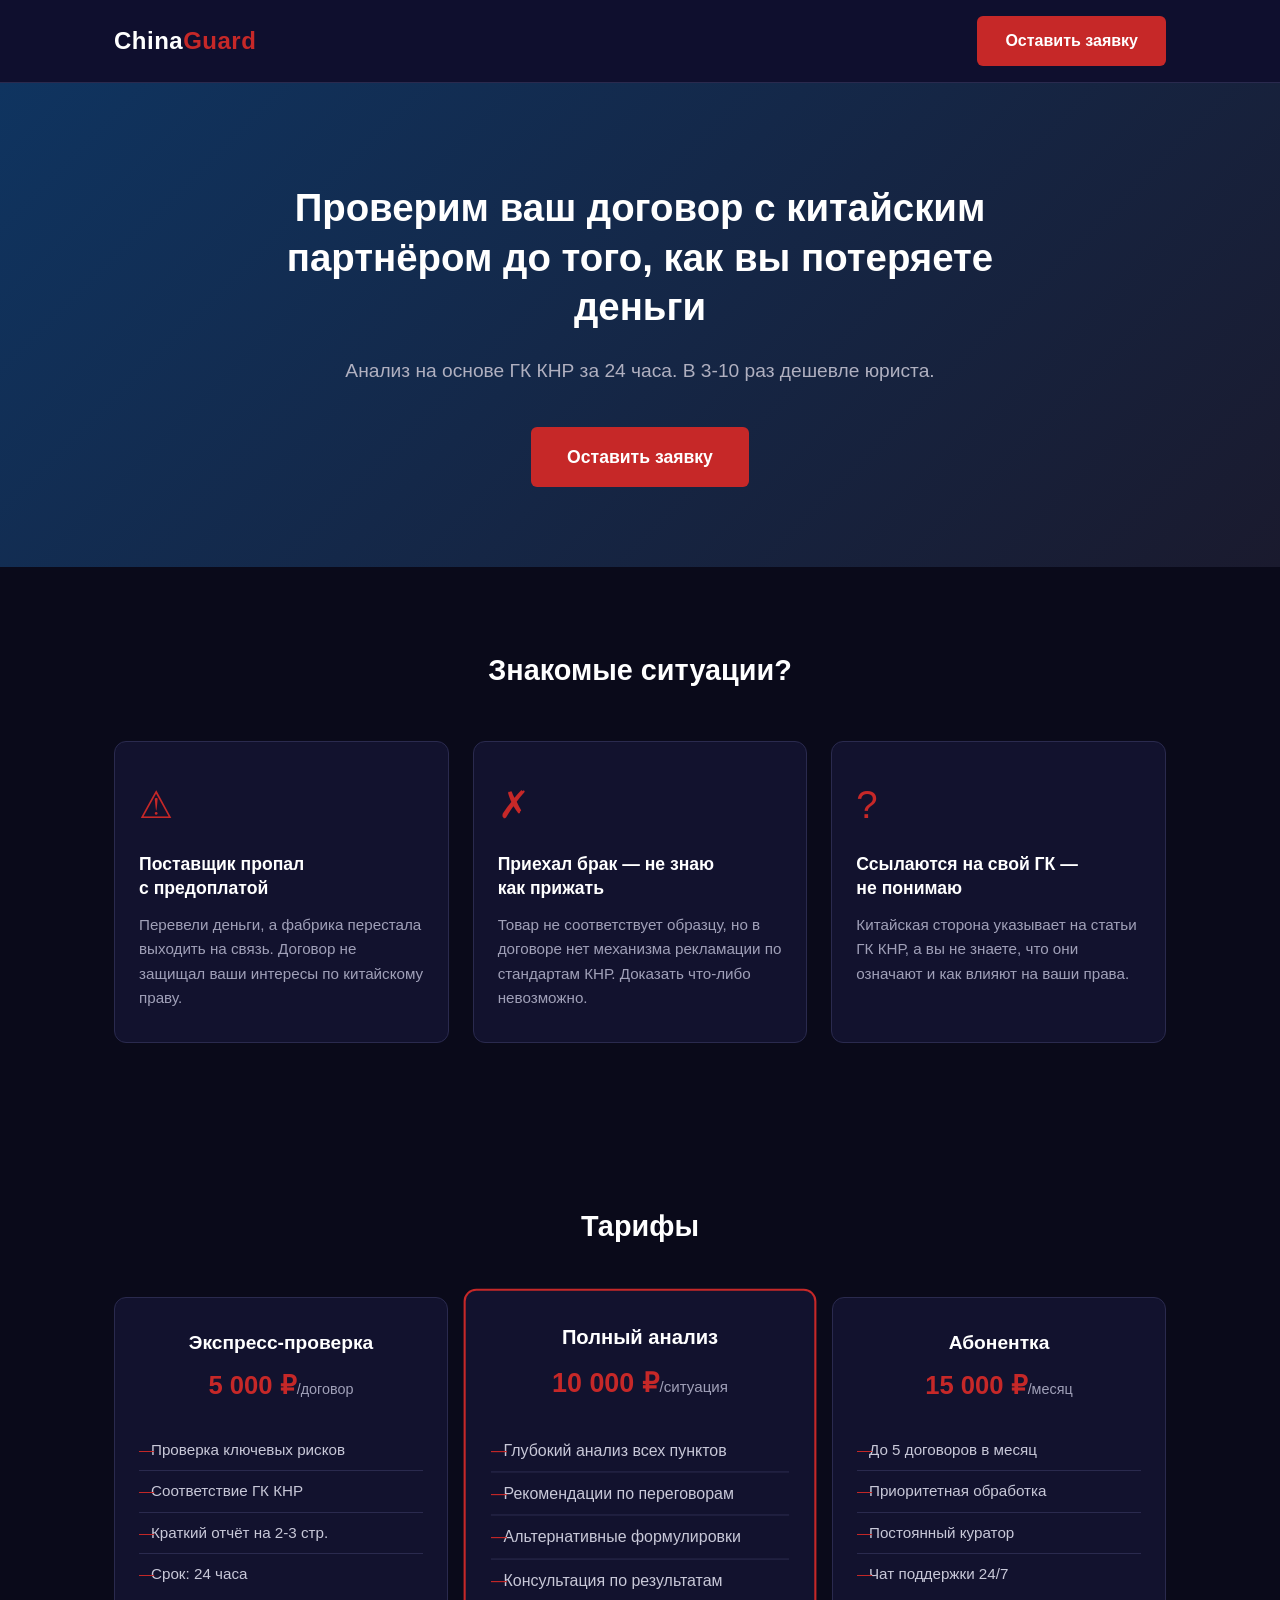
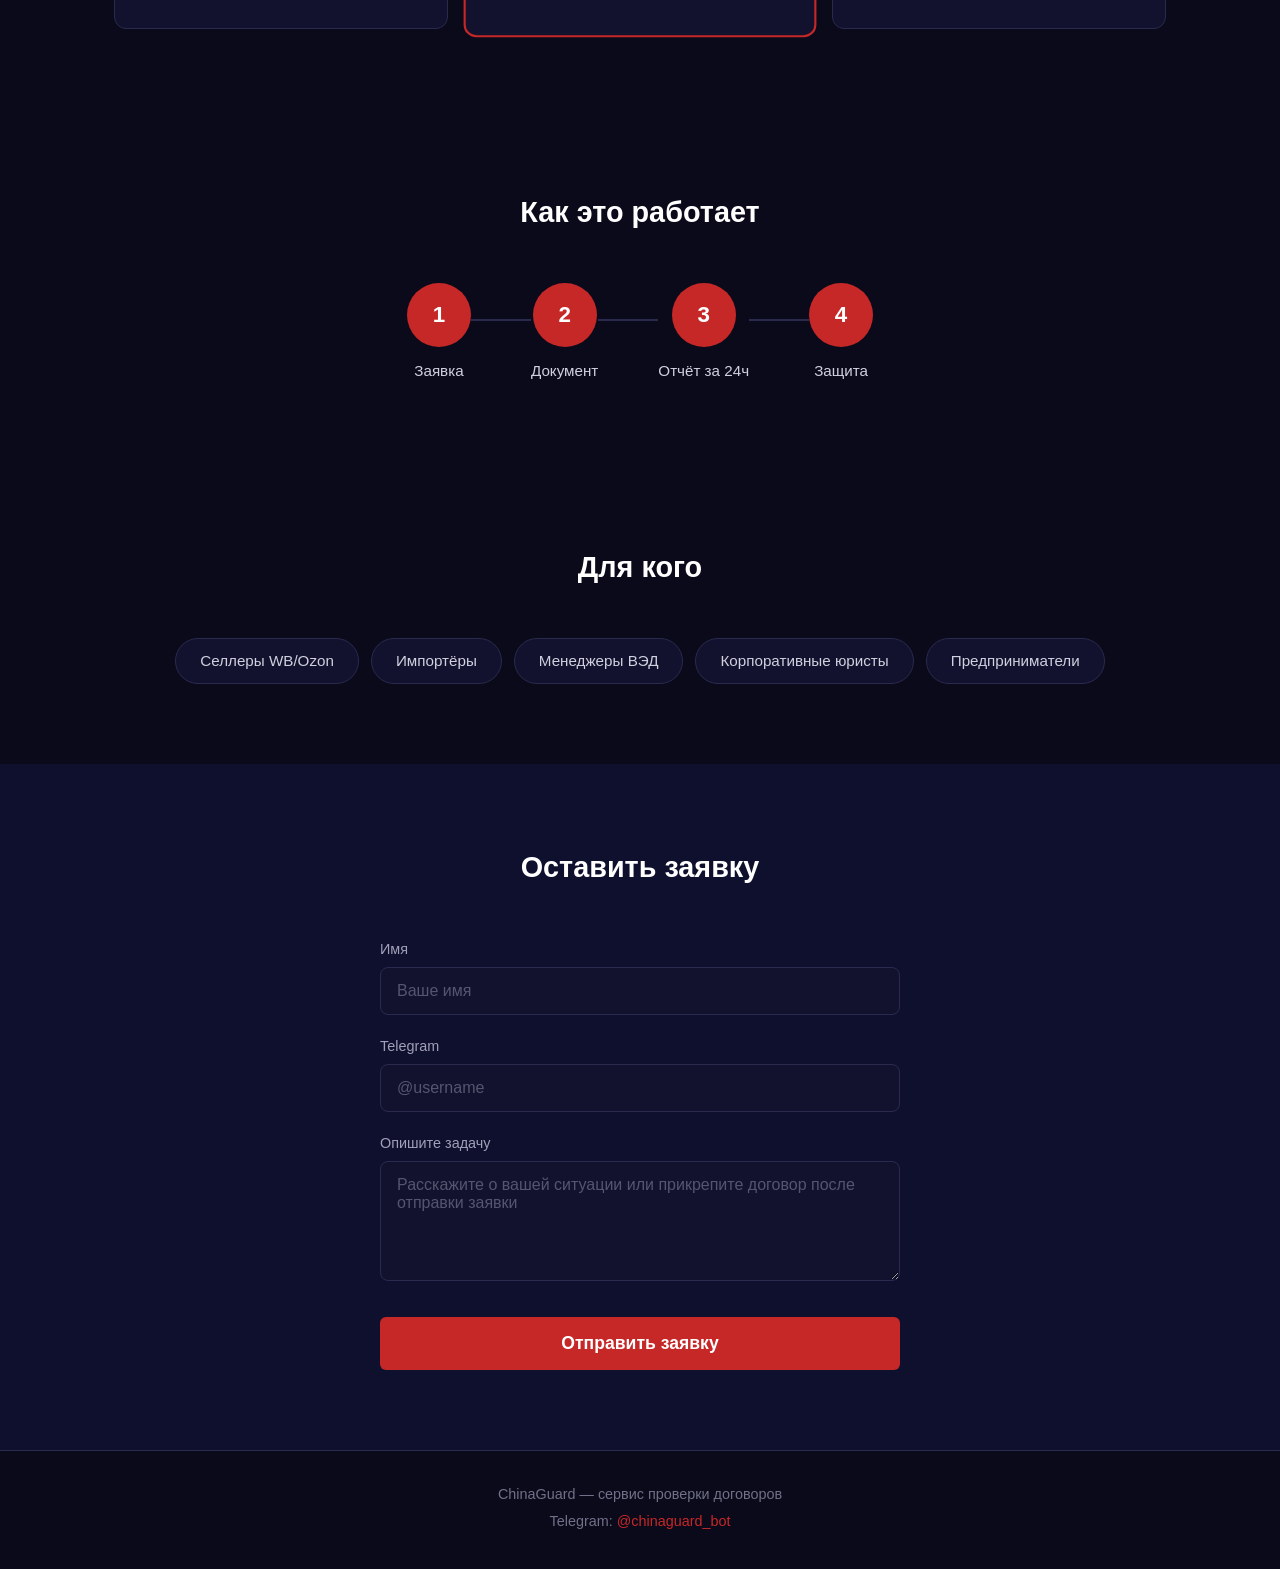
<file: landing/index.html>
<!DOCTYPE html>
<html lang="ru">
<head>
    <meta charset="UTF-8">
    <meta name="viewport" content="width=device-width, initial-scale=1.0">
    <title>ChinaGuard — проверка договоров с китайскими партнёрами</title>
    <link rel="stylesheet" href="style.css">
</head>
<body>

<!-- Header -->
<header class="header">
    <div class="container header-inner">
        <div class="logo">China<span class="logo-accent">Guard</span></div>
        <a href="#contact" class="btn btn-primary">Оставить заявку</a>
    </div>
</header>

<!-- Hero -->
<section class="hero">
    <div class="container hero-content">
        <h1>Проверим ваш договор с&nbsp;китайским партнёром до&nbsp;того, как&nbsp;вы&nbsp;потеряете деньги</h1>
        <p class="hero-subtitle">Анализ на основе ГК КНР за 24 часа. В 3-10 раз дешевле юриста.</p>
        <a href="#contact" class="btn btn-primary btn-lg">Оставить заявку</a>
    </div>
</section>

<!-- Pain Points -->
<section class="section pain-points">
    <div class="container">
        <h2 class="section-title">Знакомые ситуации?</h2>
        <div class="cards-row">
            <div class="card">
                <div class="card-icon">&#9888;</div>
                <h3>Поставщик пропал с&nbsp;предоплатой</h3>
                <p>Перевели деньги, а фабрика перестала выходить на связь. Договор не защищал ваши интересы по китайскому праву.</p>
            </div>
            <div class="card">
                <div class="card-icon">&#10007;</div>
                <h3>Приехал брак — не&nbsp;знаю как&nbsp;прижать</h3>
                <p>Товар не соответствует образцу, но в договоре нет механизма рекламации по стандартам КНР. Доказать что-либо невозможно.</p>
            </div>
            <div class="card">
                <div class="card-icon">?</div>
                <h3>Ссылаются на свой ГК — не&nbsp;понимаю</h3>
                <p>Китайская сторона указывает на статьи ГК КНР, а вы не знаете, что они означают и как влияют на ваши права.</p>
            </div>
        </div>
    </div>
</section>

<!-- Services / Tariffs -->
<section class="section services">
    <div class="container">
        <h2 class="section-title">Тарифы</h2>
        <div class="cards-row">
            <div class="card tariff-card">
                <h3>Экспресс-проверка</h3>
                <div class="price">5 000 &#8381;<span class="price-unit">/договор</span></div>
                <ul>
                    <li>Проверка ключевых рисков</li>
                    <li>Соответствие ГК КНР</li>
                    <li>Краткий отчёт на 2-3 стр.</li>
                    <li>Срок: 24 часа</li>
                </ul>
            </div>
            <div class="card tariff-card tariff-featured">
                <h3>Полный анализ</h3>
                <div class="price">10 000 &#8381;<span class="price-unit">/ситуация</span></div>
                <ul>
                    <li>Глубокий анализ всех пунктов</li>
                    <li>Рекомендации по переговорам</li>
                    <li>Альтернативные формулировки</li>
                    <li>Консультация по результатам</li>
                </ul>
            </div>
            <div class="card tariff-card">
                <h3>Абонентка</h3>
                <div class="price">15 000 &#8381;<span class="price-unit">/месяц</span></div>
                <ul>
                    <li>До 5 договоров в месяц</li>
                    <li>Приоритетная обработка</li>
                    <li>Постоянный куратор</li>
                    <li>Чат поддержки 24/7</li>
                </ul>
            </div>
        </div>
    </div>
</section>

<!-- How it works -->
<section class="section how-it-works">
    <div class="container">
        <h2 class="section-title">Как это работает</h2>
        <div class="steps">
            <div class="step">
                <div class="step-circle">1</div>
                <div class="step-label">Заявка</div>
            </div>
            <div class="step-connector"></div>
            <div class="step">
                <div class="step-circle">2</div>
                <div class="step-label">Документ</div>
            </div>
            <div class="step-connector"></div>
            <div class="step">
                <div class="step-circle">3</div>
                <div class="step-label">Отчёт за 24ч</div>
            </div>
            <div class="step-connector"></div>
            <div class="step">
                <div class="step-circle">4</div>
                <div class="step-label">Защита</div>
            </div>
        </div>
    </div>
</section>

<!-- For whom -->
<section class="section for-whom">
    <div class="container">
        <h2 class="section-title">Для кого</h2>
        <div class="tags">
            <span class="tag">Селлеры WB/Ozon</span>
            <span class="tag">Импортёры</span>
            <span class="tag">Менеджеры ВЭД</span>
            <span class="tag">Корпоративные юристы</span>
            <span class="tag">Предприниматели</span>
        </div>
    </div>
</section>

<!-- Contact Form -->
<section class="section contact" id="contact">
    <div class="container">
        <h2 class="section-title">Оставить заявку</h2>
        <form class="contact-form" action="https://formsubmit.co/YOUR_EMAIL" method="POST">
            <input type="hidden" name="_captcha" value="false">
            <input type="hidden" name="_subject" value="Новая заявка ChinaGuard">
            <div class="form-group">
                <label for="name">Имя</label>
                <input type="text" id="name" name="name" placeholder="Ваше имя" required>
            </div>
            <div class="form-group">
                <label for="telegram">Telegram</label>
                <input type="text" id="telegram" name="telegram" placeholder="@username" required>
            </div>
            <div class="form-group">
                <label for="message">Опишите задачу</label>
                <textarea id="message" name="message" rows="5" placeholder="Расскажите о вашей ситуации или прикрепите договор после отправки заявки" required></textarea>
            </div>
            <button type="submit" class="btn btn-primary btn-lg">Отправить заявку</button>
        </form>
    </div>
</section>

<!-- Footer -->
<footer class="footer">
    <div class="container footer-inner">
        <p>ChinaGuard — сервис проверки договоров</p>
        <p>Telegram: <a href="https://t.me/chinaguard_bot" class="footer-link">@chinaguard_bot</a></p>
    </div>
</footer>

</body>
</html>
</file>
<file: landing/style.css>
/* === Reset & Base === */
*, *::before, *::after {
    margin: 0;
    padding: 0;
    box-sizing: border-box;
}

html {
    scroll-behavior: smooth;
}

body {
    font-family: "Segoe UI", Arial, sans-serif;
    background: #0a0a1a;
    color: #e0e0e0;
    line-height: 1.6;
    -webkit-font-smoothing: antialiased;
}

a {
    color: inherit;
    text-decoration: none;
}

ul {
    list-style: none;
}

.container {
    max-width: 1100px;
    margin: 0 auto;
    padding: 0 24px;
}

/* === Buttons === */
.btn {
    display: inline-block;
    padding: 12px 28px;
    border: none;
    border-radius: 6px;
    font-size: 1rem;
    font-weight: 600;
    cursor: pointer;
    transition: background 0.2s, transform 0.2s;
}

.btn-primary {
    background: #c62828;
    color: #fff;
}

.btn-primary:hover {
    background: #a01e1e;
    transform: translateY(-1px);
}

.btn-lg {
    padding: 16px 36px;
    font-size: 1.1rem;
}

/* === Header === */
.header {
    background: #0f0f2e;
    padding: 16px 0;
    position: sticky;
    top: 0;
    z-index: 100;
    border-bottom: 1px solid #2a2a4e;
}

.header-inner {
    display: flex;
    align-items: center;
    justify-content: space-between;
}

.logo {
    font-size: 1.5rem;
    font-weight: 700;
    letter-spacing: 0.5px;
    color: #fff;
}

.logo-accent {
    color: #c62828;
}

/* === Hero === */
.hero {
    background: linear-gradient(135deg, #0f3460 0%, #1a1a2e 100%);
    padding: 100px 0 80px;
    text-align: center;
}

.hero h1 {
    font-size: 2.4rem;
    font-weight: 700;
    color: #fff;
    max-width: 800px;
    margin: 0 auto 24px;
    line-height: 1.3;
}

.hero-subtitle {
    font-size: 1.2rem;
    color: #b0b0c0;
    margin-bottom: 40px;
    max-width: 600px;
    margin-left: auto;
    margin-right: auto;
}

/* === Sections === */
.section {
    padding: 80px 0;
}

.section-title {
    text-align: center;
    font-size: 1.8rem;
    font-weight: 700;
    color: #fff;
    margin-bottom: 48px;
}

/* === Cards === */
.cards-row {
    display: flex;
    gap: 24px;
    justify-content: center;
}

.card {
    background: #12122e;
    border: 1px solid #2a2a4e;
    border-radius: 12px;
    padding: 32px 24px;
    flex: 1;
    max-width: 340px;
}

.card-icon {
    font-size: 2.4rem;
    margin-bottom: 16px;
    color: #c62828;
}

.card h3 {
    font-size: 1.1rem;
    font-weight: 600;
    color: #fff;
    margin-bottom: 12px;
    line-height: 1.4;
}

.card p {
    font-size: 0.95rem;
    color: #a0a0b8;
    line-height: 1.6;
}

/* === Tariff Cards === */
.tariff-card {
    text-align: center;
    transition: transform 0.2s;
}

.tariff-card h3 {
    font-size: 1.2rem;
    margin-bottom: 8px;
}

.price {
    font-size: 1.6rem;
    font-weight: 700;
    color: #c62828;
    margin-bottom: 24px;
}

.price-unit {
    font-size: 0.9rem;
    font-weight: 400;
    color: #a0a0b8;
}

.tariff-card ul {
    text-align: left;
}

.tariff-card li {
    padding: 8px 0;
    font-size: 0.95rem;
    color: #c8c8d8;
    border-bottom: 1px solid #2a2a4e;
    padding-left: 12px;
    position: relative;
}

.tariff-card li::before {
    content: "—";
    position: absolute;
    left: 0;
    color: #c62828;
}

.tariff-card li:last-child {
    border-bottom: none;
}

.tariff-featured {
    border-color: #c62828;
    transform: scale(1.05);
    border-width: 2px;
}

.tariff-featured:hover {
    transform: scale(1.07);
}

/* === How it works === */
.steps {
    display: flex;
    align-items: center;
    justify-content: center;
    gap: 0;
    flex-wrap: wrap;
}

.step {
    text-align: center;
    flex-shrink: 0;
}

.step-circle {
    width: 64px;
    height: 64px;
    border-radius: 50%;
    background: #c62828;
    color: #fff;
    font-size: 1.4rem;
    font-weight: 700;
    display: flex;
    align-items: center;
    justify-content: center;
    margin: 0 auto 12px;
}

.step-label {
    font-size: 0.95rem;
    color: #d0d0e0;
    font-weight: 500;
}

.step-connector {
    width: 60px;
    height: 2px;
    background: #2a2a4e;
    flex-shrink: 0;
    margin-bottom: 28px;
}

/* === For whom tags === */
.tags {
    display: flex;
    flex-wrap: wrap;
    gap: 12px;
    justify-content: center;
}

.tag {
    background: #12122e;
    border: 1px solid #2a2a4e;
    border-radius: 24px;
    padding: 10px 24px;
    font-size: 0.95rem;
    color: #d0d0e0;
    transition: border-color 0.2s;
}

.tag:hover {
    border-color: #c62828;
}

/* === Contact Form === */
.contact {
    background: #0f0f2e;
}

.contact-form {
    max-width: 520px;
    margin: 0 auto;
}

.form-group {
    margin-bottom: 20px;
}

.form-group label {
    display: block;
    font-size: 0.9rem;
    color: #a0a0b8;
    margin-bottom: 6px;
    font-weight: 500;
}

.form-group input,
.form-group textarea {
    width: 100%;
    padding: 14px 16px;
    background: #12122e;
    border: 1px solid #2a2a4e;
    border-radius: 8px;
    color: #e0e0e0;
    font-family: inherit;
    font-size: 1rem;
    transition: border-color 0.2s;
}

.form-group input:focus,
.form-group textarea:focus {
    outline: none;
    border-color: #c62828;
}

.form-group input::placeholder,
.form-group textarea::placeholder {
    color: #555570;
}

.contact-form .btn {
    width: 100%;
    margin-top: 8px;
}

/* === Footer === */
.footer {
    background: #0a0a1a;
    border-top: 1px solid #2a2a4e;
    padding: 32px 0;
    text-align: center;
}

.footer-inner p {
    font-size: 0.9rem;
    color: #707088;
    margin-bottom: 4px;
}

.footer-link {
    color: #c62828;
    transition: color 0.2s;
}

.footer-link:hover {
    color: #e53935;
}

/* === Responsive === */
@media (max-width: 768px) {
    .hero {
        padding: 64px 0 48px;
    }

    .hero h1 {
        font-size: 1.6rem;
    }

    .hero-subtitle {
        font-size: 1rem;
    }

    .section {
        padding: 48px 0;
    }

    .section-title {
        font-size: 1.4rem;
        margin-bottom: 32px;
    }

    .cards-row {
        flex-direction: column;
        align-items: center;
    }

    .card {
        max-width: 100%;
        width: 100%;
    }

    .tariff-featured {
        transform: scale(1);
    }

    .tariff-featured:hover {
        transform: scale(1);
    }

    .steps {
        flex-direction: column;
        gap: 0;
    }

    .step-connector {
        width: 2px;
        height: 32px;
        margin-bottom: 0;
    }

    .header-inner {
        gap: 16px;
    }

    .btn-lg {
        padding: 14px 28px;
        font-size: 1rem;
    }
}
</file>
